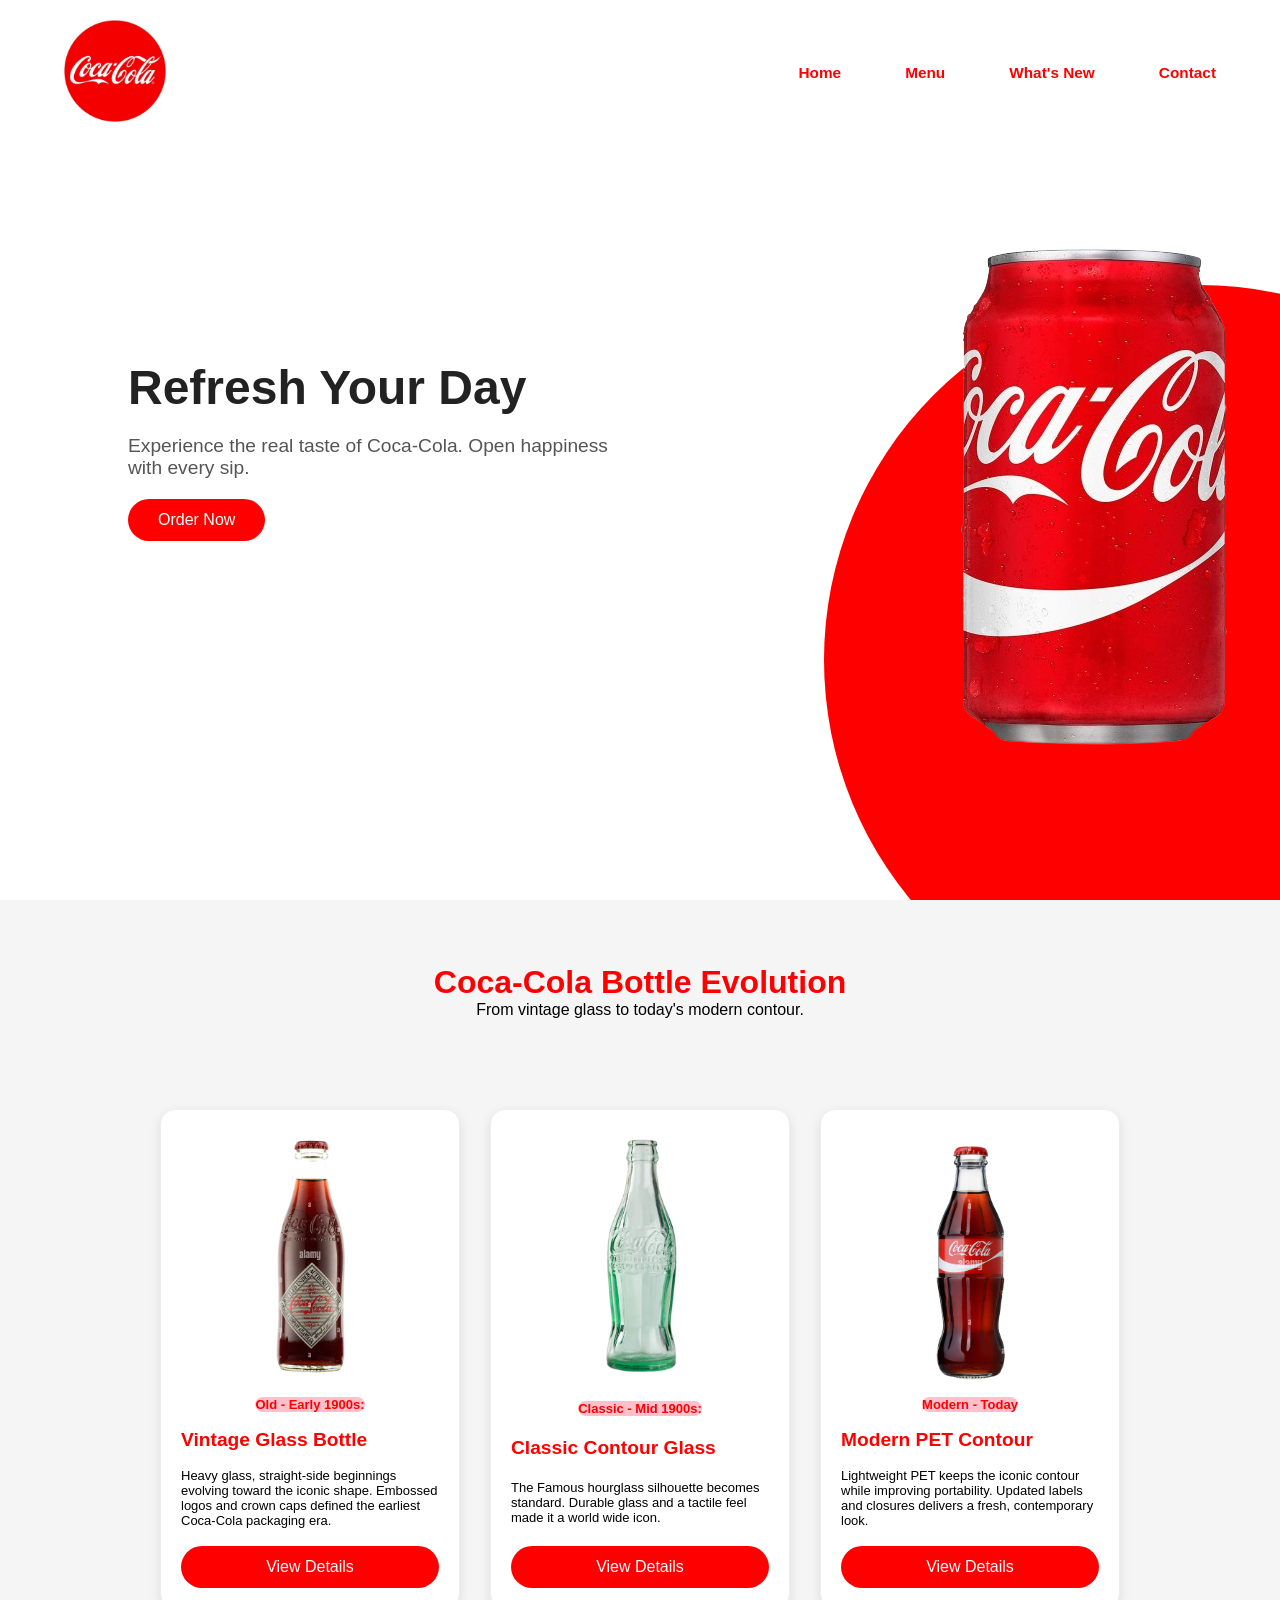
<file: index.html>
<!DOCTYPE html>
<html lang="en">
<head>
  <meta charset="UTF-8">
  <meta name="viewport" content="width=device-width, initial-scale=1.0">
  <title>Coke Hero Page</title>
  <link rel="stylesheet" href="style.css">
</head>
<body>
  <header>
    <a href="#" class="logo"><img src="coke.jpg" alt="logo.png"></a>
    <ul>
      <li><a href="">Home</a></li>
      <li><a href="">Menu</a></li>
      <li><a href="">What's New</a></li>
      <li><a href="">Contact</a></li>
    </ul>
  </header>

  <section class="hero">
    
    <div class="content">
      <h1>Refresh Your Day</h1>
      <p>Experience the real taste of Coca-Cola. Open happiness with every sip.</p>
      <button>Order Now</button>
    </div>
    <img src="coke.png" alt="Coke Can" class="coke-can">
    <div class="circle"></div>
  </section>

  <section class="gallery">
    <h1>Coca-Cola Bottle Evolution</h1>
    <p>From vintage glass to today's modern contour.</p>
      <div class="Ck">
 
      <div class="ck">
        <img src="coke1.png" alt="">
        <p><strong>Old - Early 1900s:</strong></p>
        <h3>Vintage Glass Bottle</h3>
        <p>Heavy glass, straight-side beginnings evolving toward the iconic shape. Embossed logos and crown caps defined the earliest Coca-Cola packaging era.</p>
        <button>View Details</button>
      </div>
 
      <div class="ck">
        <img src="coke2.png" alt="">
        <p><strong>Classic - Mid 1900s:</strong></p>
        <h3>Classic Contour Glass</h3>
        <p>The Famous hourglass silhouette becomes standard. Durable glass and a tactile feel made it a world wide icon.</p>
        <button>View Details</button>
      </div>
 
      <div class="ck">
        <img src="coke3.png" alt="">
        <p><strong>Modern - Today</strong></p>
        <h3>Modern PET Contour</h3>
        <p>Lightweight PET keeps the iconic contour while improving portability. Updated labels and closures delivers a fresh, contemporary look.</p>
        <button>View Details</button>
      </div>
      </div>
  </section>
</body>
</html>
</file>
<file: style.css>
* {
  margin: 0;
  padding: 0;
  box-sizing: border-box;
}

html, body {
  width: 100%;
  height: 100%;
  font-family: Arial, sans-serif;
  background-color: #f5f5f5;
}

header {
  position: absolute;
  top: 0;
  left: 0;
  width: 100%;
  display: flex;
  justify-content: space-between;
  align-items: center;
  padding: 20px 5%;
  background: transparent;
  z-index: 10;
}

.logo img {
  width: 8vw;
  max-width: 120px;
  height: auto;
}

header ul {
  display: flex;
  list-style: none;
  gap: 5vw;
}

header ul li a {
  color: red;
  text-decoration: none;
  font-weight: 700;
  font-size: clamp(0.8rem, 1.2vw, 1rem);
}

.hero {
  position: relative;
  min-height: 100vh;
  background: #fff;
  overflow: hidden;
  display: flex;
  align-items: center;
  padding: 0 10%;
}

.circle {
  width: 60vw;
  height: 60vw;
  background: #ff0000;
  border-radius: 50%;
  position: absolute;
  right: -23%;
  bottom: -15%;
  z-index: 1;
  max-width: 750px;
  max-height: 750px;
}

.content {
  position: relative;
  z-index: 2;
  max-width: 500px;
}

.content h1 {
  font-size: clamp(2rem, 5vw, 3rem);
  color: #222;
}

.content p {
  margin: 20px 0;
  font-size: clamp(1rem, 2vw, 1.2rem);
  color: #555;
}

button {
  background: #ff0000;
  color: white;
  border: none;
  padding: 12px 30px;
  font-size: 1rem;
  cursor: pointer;
  border-radius: 25px;
}

.coke-can {
  position: absolute;
  right: -5%;
  bottom: 17%;
  height: 70vh;
  max-height: 500px;
  z-index: 2;
  width: auto;
}

.gallery {
  text-align: center;
}

.gallery h1 {
  margin-top: 5%;
  color: red;
  font-size: xx-large;
}

.Ck {
  margin-bottom: 5%;
  display: flex;
  justify-content: center;
  align-items: center;
  gap: 30px;
  flex-wrap: wrap;
}

.ck {
  margin-top: 7%;
  justify-content: space-between;
  background: #fff;
  border: 1px solid #eee;
  border-radius: 15px;
  padding: 20px;
  height: 500px;
  width: 300px;
  box-shadow: 0 4px 12px rgba(0,0,0,0.1);
  transition: transform 0.3 ease;
  display: flex;
  align-items: center;
  flex-direction: column;
}

.ck:hover {
  transform: translateY(-10px);
  box-shadow: -1px -1px 64px 0px rgba(66,91,74,0.46);
  -webkit-box-shadow: -1px -1px 64px 0px rgba(66,91,74,0.46);
  -moz-box-shadow: -1px -1px 64px 0px rgba(66,91,74,0.46);
}

.ck p {
  font-size: small;
  font-weight: lighter;
  text-align: left;
}

.ck h3 {
  text-align: left;
  align-self: flex-start;
  color: #ff0000;
  font-weight: bold;
  font-size: larger;
}

.ck button {
  width: 100%;
  text-align: center;
}

.ck p strong {
  background-color: pink;
  border-radius: 20px;
  width: 100px;
  color: red;
  text-align: left;
  align-self: flex-start;
}

.ck img {
  max-width: 100%;
  width: auto;
  height: 250px;
  text-align: center;
}

/* =========================
   Responsive for Phones
   ========================= */
@media (max-width: 599px) {
  header {
    flex-direction: column;
    align-items: center;
    padding: 20px 0;
  }

  .logo {
    display: flex;
    justify-content: center;
    width: 100%;
    margin-bottom: 10px;
  }

  .logo img {
    width: 90px;
    height: auto;
  }

  header ul {
    flex-direction: row;
    flex-wrap: wrap;
    justify-content: center;
    gap: 20px;
    width: 100%;
  }

  header ul li a {
    font-size: 1rem;
  }

  .hero {
    flex-direction: column;
    align-items: center;
    padding: 100px 20px 40px;
    text-align: center;
    position: relative;
  }

  .circle {
    position: absolute;
    bottom: -500px;
    left: 50%;
    transform: translateX(-50%);
    width: 580px;
    height: 580px;
    background: #ff0000;
    border-radius: 50%;
    z-index: 0;
  }

  .content {
    max-width: 100%;
    margin-top: 60px;
  }

  .content h1 {
    font-size: 2rem;
  }

  .content p {
    margin: 15px 0;
    font-size: 1rem;
  }

  button {
    padding: 12px 24px;
    font-size: 1rem;
  }

  .coke-can {
    position: relative;
    right: auto;
    bottom: auto;
    height: 400px;
    margin-top: 30px;
  }
}

@media (min-width: 600px) and (max-width: 991px) {
  /* Header fix */
  header {
    flex-direction: column;
    align-items: center;
    padding: 20px 0;
  }

  .logo {
    display: flex;
    justify-content: center;
    width: 90%;
    margin-bottom: 10px;
  }

  .logo img {
    width: 100px;
    height: auto;
  }

  header ul {
    flex-direction: row;
    flex-wrap: wrap;
    justify-content: center;
    gap: 20px;
    width: 100%;
  }

  header ul li a {
    font-size: 1rem;
  }

  /* Hero section fix */
  .circle {
    position: absolute;
    bottom: -560px;
    left: 50%;
    transform: translateX(-50%);
    width: 850px;
    height: 850px;
    background: #ff0000;
    border-radius: 50%;
    z-index: 0;
  }

  .coke-can {
    position: relative;
    right: auto;
    bottom: auto;
    height: 450px;
    margin-top: 20px;
  }

  .hero {
    flex-direction: column;
    align-items: center;
    padding: 120px 30px 50px;
    text-align: center;
    min-height: 110vh;
  }

  .content {
    max-width: 100%;
    margin-top: 40px;
    
  }
}
</file>
